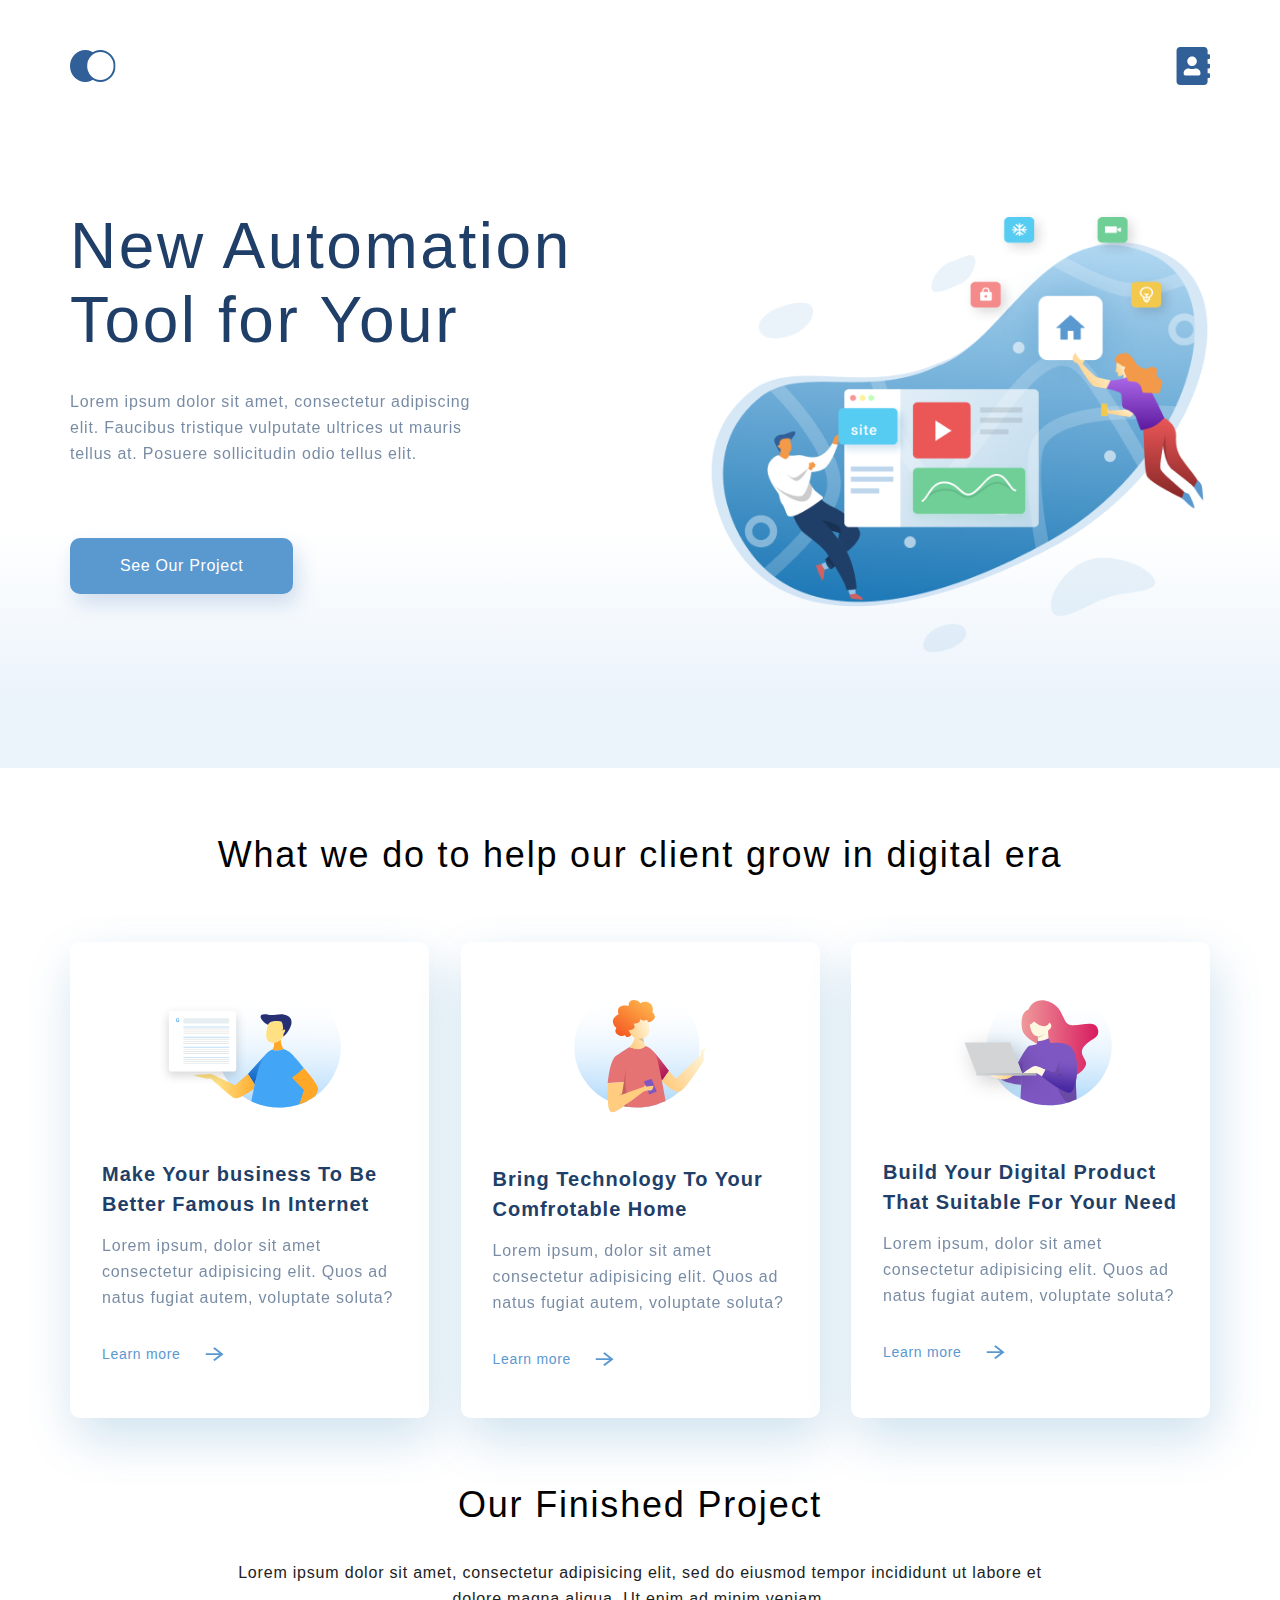
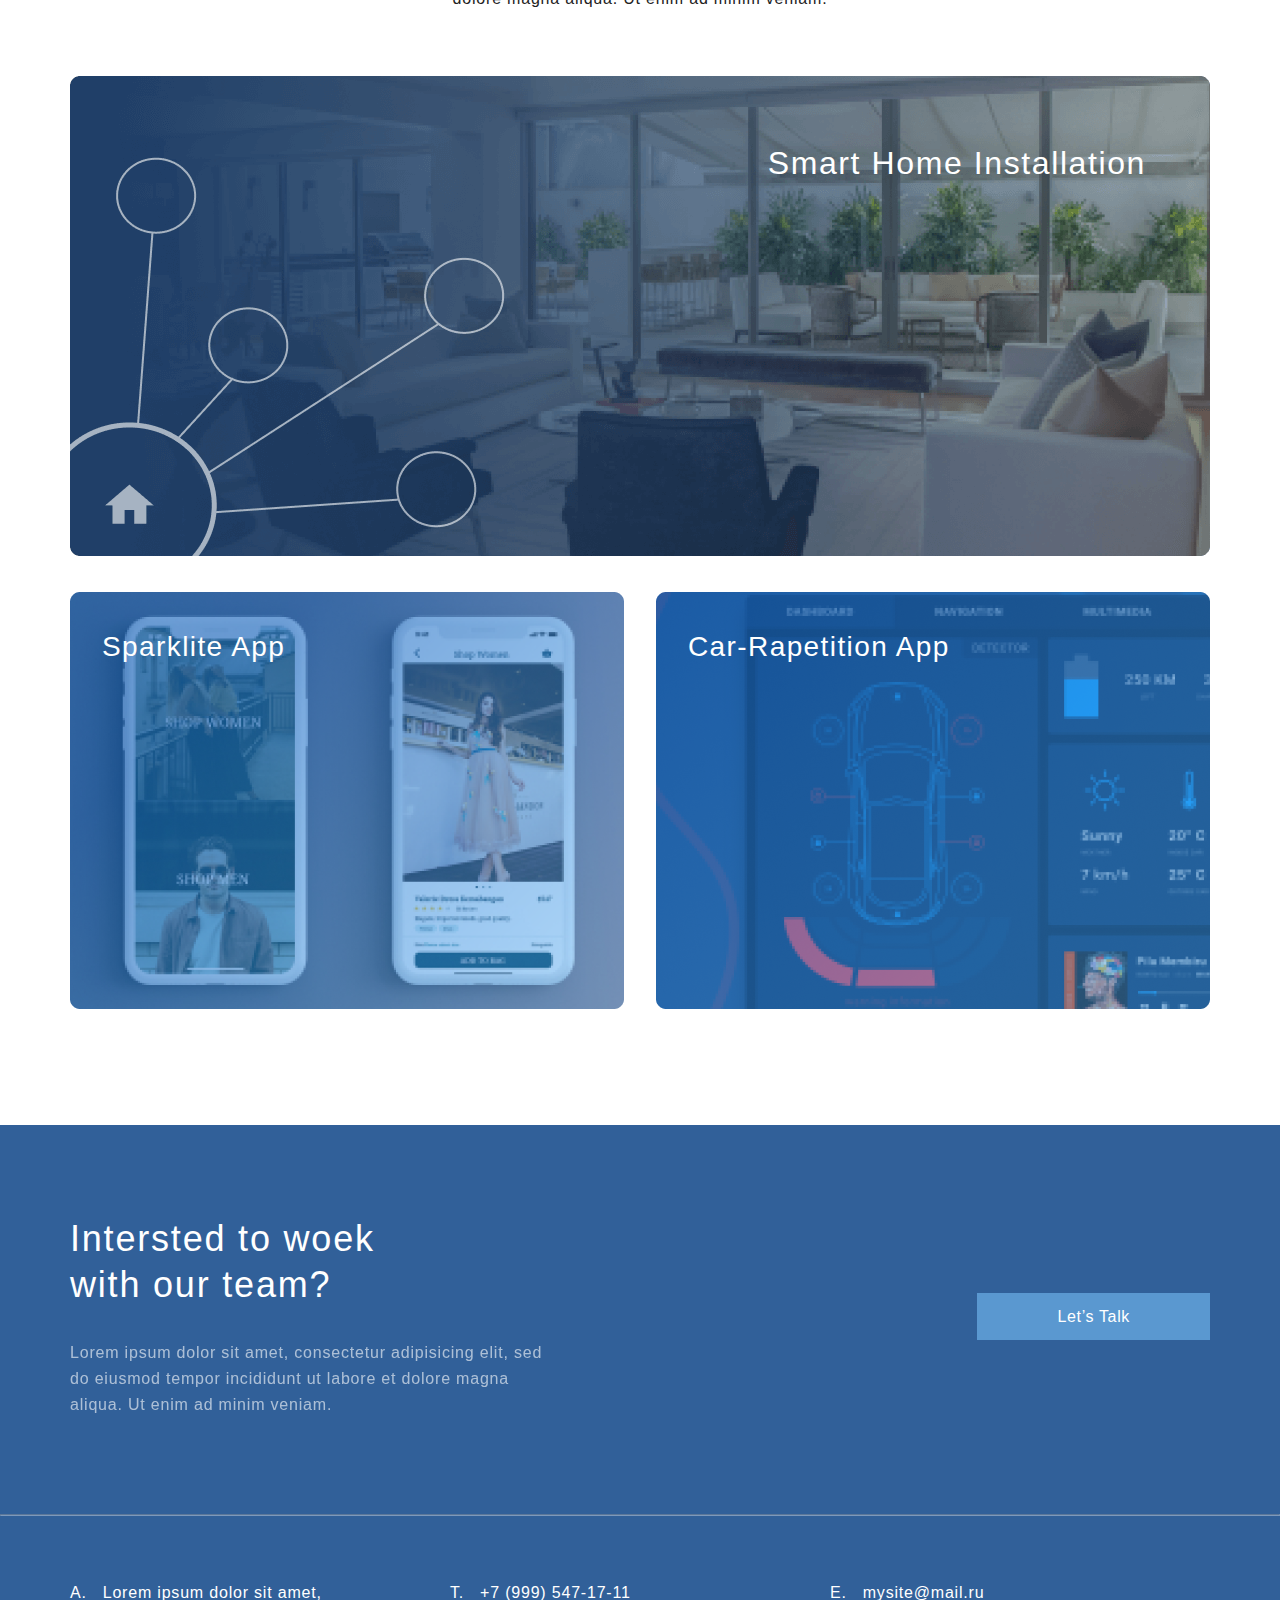
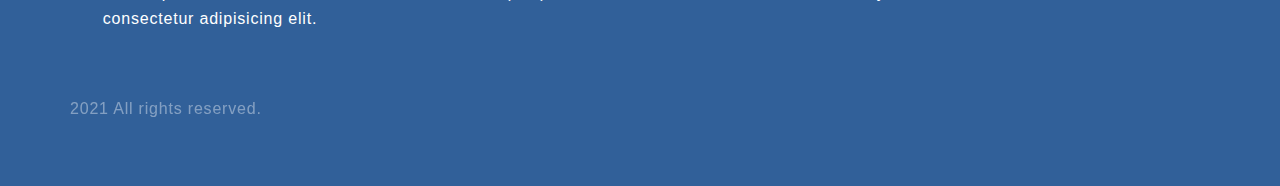
<file: index.html>
<!DOCTYPE html>
<html lang="en">

<head>
    <meta charset="UTF-8">
    <meta http-equiv="X-UA-Compatible" content="IE=edge">
    <meta name="viewport" content="width=device-width, initial-scale=1.0">
    <title>Главная страница сайта</title>
    <link rel="stylesheet" href="style.css">
</head>

<body>
    <div class="header">
        <div class="header__main container">
            <div class="header__menu">
                <a href="index.html"><img src="images/logo.svg" alt="Logo"></a>
                <a href="contacts.html"><img src="images/Vector.svg" alt="contacts"></a>
            </div>
            <div class="header__information">
                <h1 class="text-one">New Automation Tool for Your</h1>
                <p class="text">Lorem ipsum dolor sit amet, consectetur adipiscing elit. Faucibus tristique vulputate
                    ultrices ut mauris tellus at. Posuere sollicitudin odio tellus elit.</p>
                <a href="#" class="header__information__button">See Our Project</a>
            </div>
        </div>
    </div>
    <div class="main container">
        <h3 class="text-three">What we do to help our client grow in digital era</h3>
        <div class="main__cards">
            <div class="card">
                <img src="images/1.svg" alt="card 1" class="card__img">
                <h4 class="text-four card__text-four">Make Your business To Be Better Famous In Internet</h4>
                <p class="text">Lorem ipsum, dolor sit amet consectetur adipisicing elit. Quos ad natus fugiat autem,
                    voluptate
                    soluta?</p>
                <div class="card__link__all">
                    <a href="#" class="card__link">Learn more</a>
                    <a href="#"><img src="images/Vector—копия.svg" alt="more"></a>
                </div>
            </div>
            <div class="card">
                <img src="images/Group15.svg" alt="card 1" class="card__img">
                <h4 class="text-four card__text-four">Bring Technology To Your Comfrotable Home</h4>
                <p class="text">Lorem ipsum, dolor sit amet consectetur adipisicing elit. Quos ad natus fugiat autem,
                    voluptate
                    soluta?</p>
                <div class="card__link__all">
                    <a href="#" class="card__link">Learn more</a>
                    <a href="#"><img src="images/Vector—копия.svg" alt="more"></a>
                </div>
            </div>
            <div class="card">
                <img src="images/220.svg" alt="card 1" class="card__img">
                <h4 class="text-four card__text-four">Build Your Digital Product That Suitable For Your Need</h4>
                <p class="text">Lorem ipsum, dolor sit amet consectetur adipisicing elit. Quos ad natus fugiat autem,
                    voluptate
                    soluta?</p>
                <div class="card__link__all">
                    <a href="#" class="card__link">Learn more</a>
                    <a href="#"><img src="images/Vector—копия.svg" alt="more"></a>
                </div>
            </div>
        </div>
    </div>
    <div class="information container">
        <h3 class="text-three">Our Finished Project</h3>
        <p class="text text__information">Lorem ipsum dolor sit amet, consectetur adipisicing elit, sed do eiusmod
            tempor
            incididunt ut labore et dolore magna aliqua. Ut enim ad minim veniam.</p>
        <div class="information__item">
            <img src="images/MaskGroup.png" alt="photo" class='information__img'>
            <p class="information__text">Smart Home Installation</p>
        </div>
        <div class="information__parent">
            <div class="information__item information__item__margin">
                <img src="images/MaskGroup-2.png" alt="photo" class='information__img'>
                <p class="information__text__parent">Sparklite App </p>
            </div>
            <div class="information__item">
                <img src="images/MaskGroup-3.png" alt="photo" class='information__img'>
                <p class="information__text__parent">Car-Rapetition App</p>
            </div>
        </div>
    </div>
    <div class="footer">
        <div class="footer__information container">
            <div class="footer__description">
                <h3 class="text-three text__three__footer">Intersted to woek with our team?</h3>
                <p class="text text__footer">Lorem ipsum dolor sit amet, consectetur adipisicing elit, sed do
                    eiusmod tempor
                    incididunt ut labore et dolore magna aliqua. Ut enim ad minim veniam.</p>
            </div>
            <div class="footer__button">
                <a href="#" class="footer__button__link">Let’s Talk</a>
            </div>
        </div>
        <hr class="footer_line">
        <div class="footer__contacts container">
            <ul class='footer__contacts__info'>
                <li class="footer__list">Lorem ipsum dolor sit amet, consectetur adipisicing elit.</li>
                <li class="footer__list"><a href="tel:+79995471711" class="footer__list__link">+7 (999) 547-17-11</a>
                </li>
                <li class="footer__list"><a href="mailto:mysite@mail.ru" class="footer__list__link">mysite@mail.ru</a>
                </li>
            </ul>
            <div class="footer__copyright">
                <p class="text text__copyright">2021 All rights reserved.</p>
            </div>
        </div>
    </div>

</body>

</html>
</file>
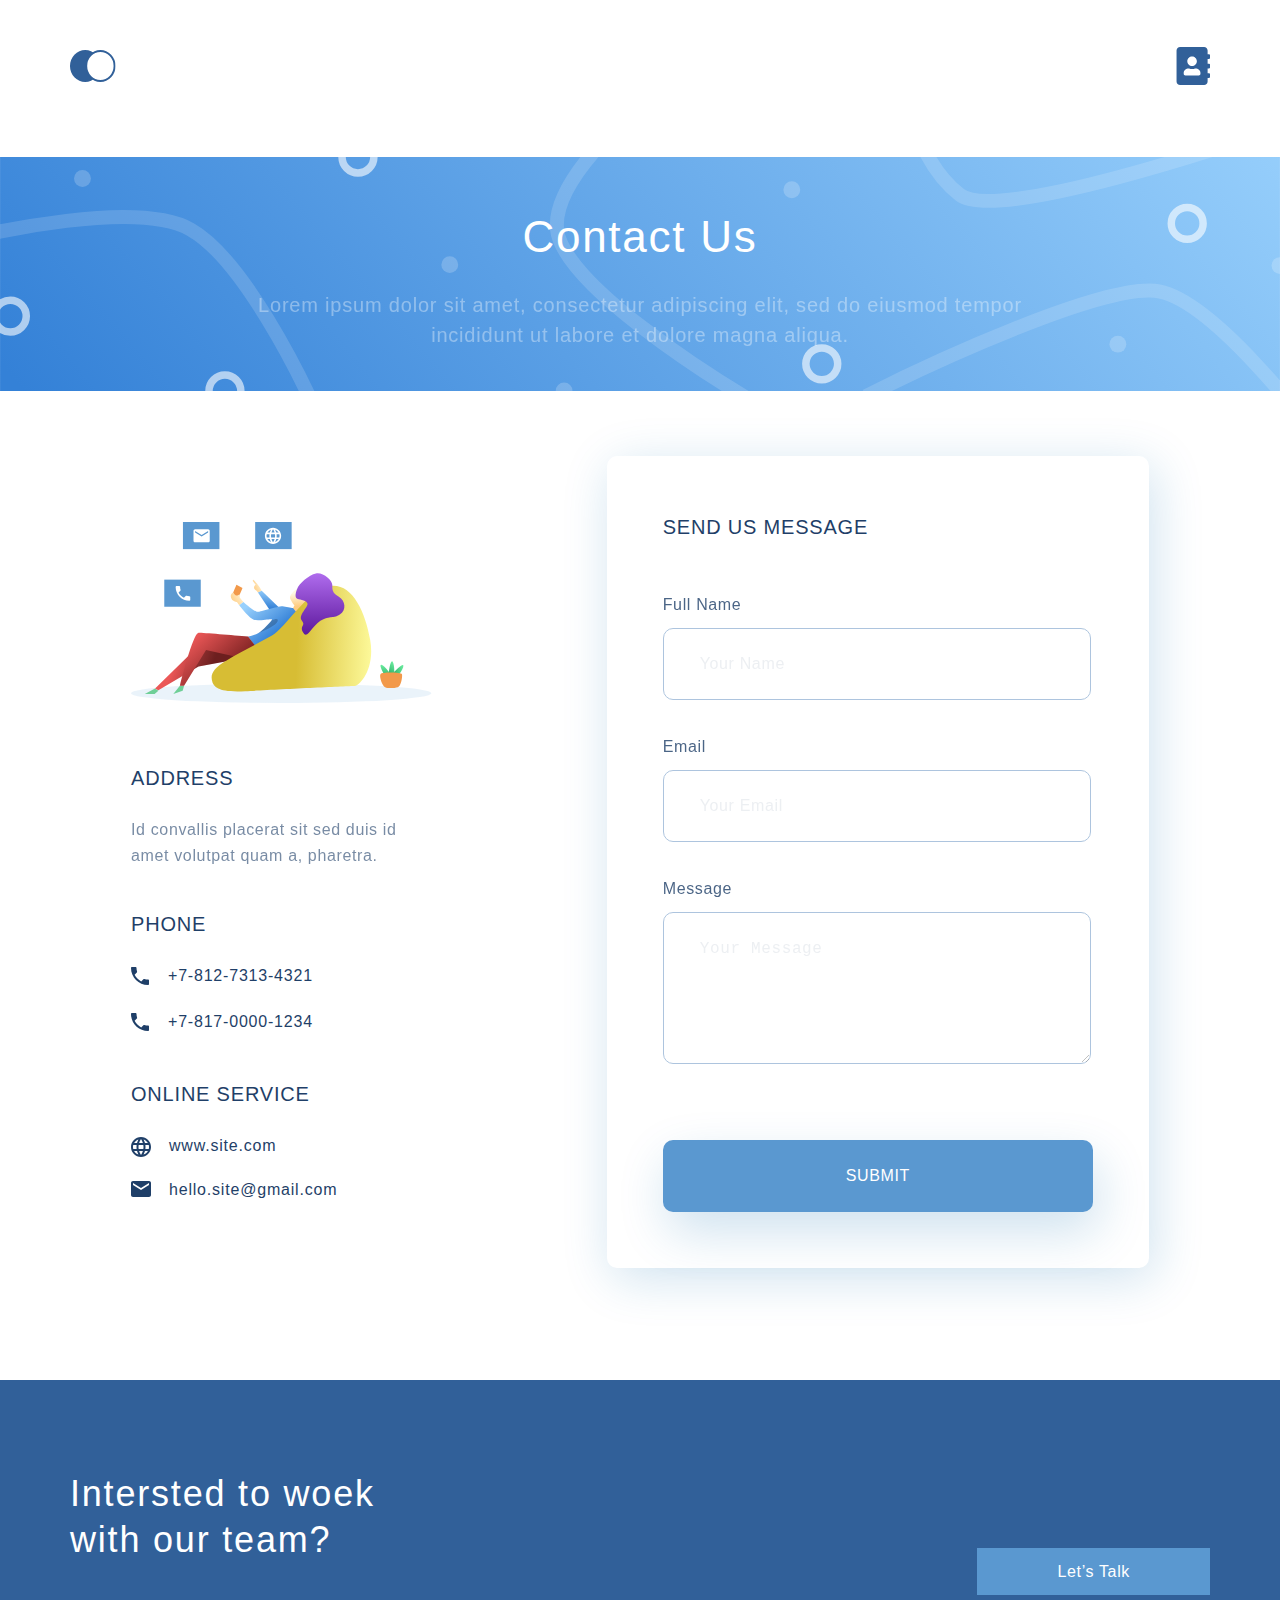
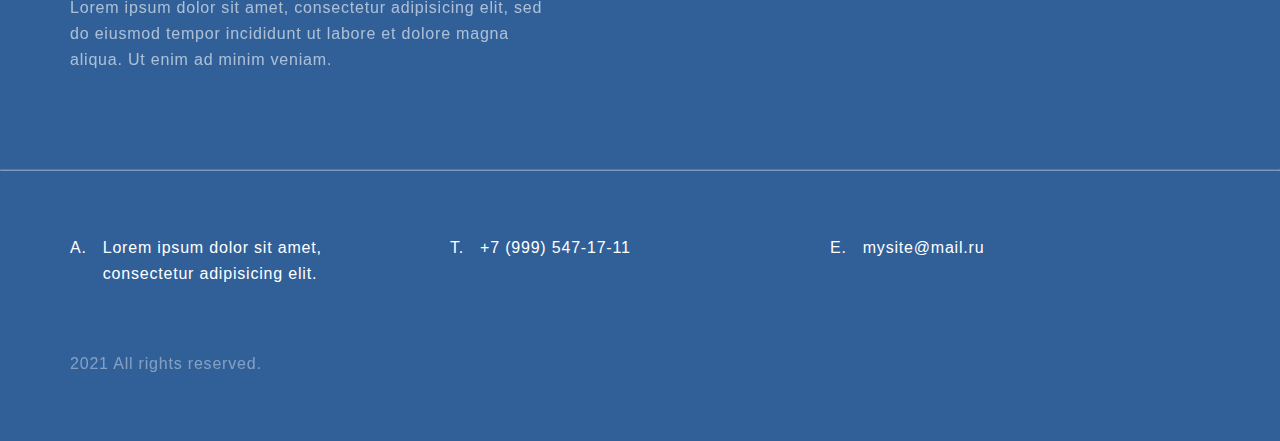
<file: contacts.html>
<!DOCTYPE html>
<html lang="en">

<head>
    <meta charset="UTF-8">
    <meta http-equiv="X-UA-Compatible" content="IE=edge">
    <meta name="viewport" content="width=device-width, initial-scale=1.0">
    <title>Контакты</title>
    <link rel="stylesheet" href="style.css">
</head>

<body>
    <div class="header__contacts">
        <div class="header__contacts__main container">
            <div class="header__menu">
                <a href="index.html"><img src="images/logo.svg" alt="Logo"></a>
                <a href="contacts.html"><img src="images/Vector.svg" alt="contacts"></a>
            </div>
        </div>
        <div class="header__information__contacts">
            <div class="header__information__contacts__center">
                <h2 class='text-two header__information__contacts_text_two'>Contact Us</h2>
                <p class="text header__information__contacts_text">Lorem ipsum dolor sit amet, consectetur adipiscing
                    elit,
                    sed do eiusmod tempor
                    incididunt ut labore et dolore magna aliqua. </p>
            </div>
        </div>
    </div>
    <div class="container">
        <div class="main__contacts__margin">
            <div class="main__contacts">
                <div class="main__contacts__information">
                    <div class="main__contacts__img">
                        <img src="images/photocontacts.svg" alt="photo">
                        <h4 class="contacts__text-four main__contacts__img__text-four">ADDRESS</h4>
                        <p class="text main__contacts__img__text">Id convallis placerat sit sed duis id amet volutpat
                            quam a, pharetra.</p>
                    </div>
                    <div class="main__contacts__phone">
                        <h4 class="contacts__text-four">PHONE</h4>
                        <ul class="main__contacts__list">
                            <li class="main__contacts__list__type"><a href="tel:+781273134321"
                                    class="main__contacts__list__link">+7-812-7313-4321</a></li>
                            <li class=" main__contacts__list__type"><a href="tel:+781700001234"
                                    class="main__contacts__list__link">+7-817-0000-1234</a>
                            </li>
                        </ul>
                    </div>
                    <div class=" main__contacts__site">
                        <h4 class="contacts__text-four">ONLINE SERVICE</h4>
                        <ul class="main__contacts__list">
                            <li class="main__contacts__list__type__site"><a href=" example.com"
                                    class="main__contacts__list__link">www.site.com</a></li>
                            <li class="main__contacts__list__type__site"><a href="mailto:mail@example.com"
                                    class="main__contacts__list__link">hello.site@gmail.com</a></li>
                        </ul>
                    </div>
                </div>
                <div class=" main__contacts__form">
                    <div class="main__contacts__form__all">
                        <h4 class="text-four main__contacts__form__text-four">SEND US
                            MESSAGE</h4>
                        <form action="URL">
                            <div class="form__area">
                                <p class="form__text">Full Name</p>
                                <input type="text" class="form__input__area" placeholder="Your Name" required>
                            </div>
                            <div class="form__area">
                                <p class="form__text">Email</p>
                                <input type="email" class="form__input__area" placeholder="Your Email" required>
                            </div>
                            <div class="form__area">
                                <p class="form__text">Message</p>
                                <textarea cols="30" rows="10" placeholder="Your Message"
                                    class="form__input__area__textarea"></textarea>
                            </div>
                            <button type="submit" class="button__form ">SUBMIT</button>
                        </form>
                    </div>
                </div>
            </div>
        </div>
    </div>
    <div class="main__map">
        <div class="container">
            <div class="main__contacts__margin">
                <script type="text/javascript" charset="utf-8" async
                    src="https://api-maps.yandex.ru/services/constructor/1.0/js/?um=constructor%3Ab0306e8cf545266398fa86357c4cc5d97930a93dc7a1675164ac91581bcf8b11&amp;width=100%25&amp;height=480&amp;lang=ru_RU&amp;scroll=true"></script>
            </div>
        </div>
    </div>
    <div class="footer">
        <div class="footer__information container">
            <div class="footer__description">
                <h3 class="text-three text__three__footer">Intersted to woek with our team?</h3>
                <p class="text text__footer">Lorem ipsum dolor sit amet, consectetur adipisicing elit, sed do
                    eiusmod tempor
                    incididunt ut labore et dolore magna aliqua. Ut enim ad minim veniam.</p>
            </div>
            <div class="footer__button">
                <a href="#" class="footer__button__link">Let’s Talk</a>
            </div>
        </div>
        <hr class="footer_line">
        <div class="footer__contacts container">
            <ul class='footer__contacts__info'>
                <li class="footer__list">Lorem ipsum dolor sit amet, consectetur adipisicing elit.</li>
                <li class="footer__list"><a href="tel:+79995471711" class="footer__list__link">+7 (999)
                        547-17-11</a>
                </li>
                <li class="footer__list"><a href="mailto:mysite@mail.ru" class="footer__list__link">mysite@mail.ru</a>
                </li>
            </ul>
            <div class="footer__copyright">
                <p class="text text__copyright">2021 All rights reserved.</p>
            </div>
        </div>
    </div>
</body>

</html>
</file>
<file: style.css>
* {
    margin: 0; 
    padding: 0;
    }

body {
    font-family: sans-serif;
}

.container { 
    max-width: 1140px; 
    margin: 0 auto; 
}
    
.header {
    min-height: 768px;
    background: linear-gradient(0deg, #EBF3FB 8.84%, rgba(152, 195, 232, 0) 31.12%);
}

.header__main {
    height: 768px;
    display: flex;
    flex-direction: column;
}

.header__menu {
    display: flex;
    flex-direction: row;
    justify-content: space-between;
    align-items: center;
    padding-top: 42px;
}

.header__information {
    padding-top: 115px;
    flex-grow: 1;
    background: url(images/illustration.png) no-repeat right center;
    background-size: 44%;
}

.text {
    font-size: 16px; 
    line-height: 26px;
    color: #1F3F68;
    letter-spacing: 0.05em;
    opacity: 0.6;
}

.text-one {
    font-size: 64px; 
    font-weight: 300;
    line-height: 74px;
    letter-spacing: 0.04em;
    color: #1F3F68;
    width: 510px;
    margin-bottom: 32px;
}

.header__information > .text {
    width: 425px;
}

.header__information__button {
    font-size: 16px;
    line-height: 26px;
    text-align: center;
    letter-spacing: 0.04em;
    color: #FFFFFF;
    background: #5A98D0;
    box-shadow: 5px 10px 20px rgba(53, 110, 173, 0.2);
    border-radius: 10px;
    padding: 15px 50px;
    display: inline-block;
    margin-top: 71px;
    text-decoration: none;
}

.header__information__button:hover {
    color: #5A98D0;
    background: #FFFFFF;
    border: 1px solid #5A98D0;
}

.text-two {
    font-weight: 500; 
    font-size: 44px;
    text-align: center;
}

.text-three {
    font-size: 36px; 
    text-align: center;
    font-weight: 300;
    line-height: 46px;
    letter-spacing: 0.05em;
}

.main {
    padding-top: 64px;
}

.main__cards {
    display: flex;
    flex-direction: row;
    justify-content: space-between;
    padding-top: 64px;
    padding-bottom: 64px;
}

.card {
    width: 359px;
    padding: 44px 32px;
    box-sizing: border-box;
    background: #FFFFFF;
    box-shadow: 5px 20px 50px rgba(16, 112, 177, 0.2);
    border-radius: 10px;
    display: flex;
    flex-direction: column;
}

.card__img {
    align-self: center;
    margin-bottom: 51px;
}

.text-four {
    font-size: 20px;
    line-height: 30px;
    color: #1F3F68;
    letter-spacing: 0.05em;
}

.card__text-four {
    margin-bottom: 14px;
}

.card__link__all {
    padding-top: 28px;
    display: flex;
    flex-direction: row;
    align-items: center;

}

.card__link {
    font-size: 14px;
    line-height: 30px;
    letter-spacing: 0.05em;
    color: #5A98D0;
    text-decoration: none;
    padding-right: 24px;
}

.card__link:hover {
    opacity: 0.5;
}

.card__link__all > a > img {
    vertical-align: middle;
}

.information {
    margin-bottom: 112px;
}

.text__information {
    width: 75%;
    margin: 32px auto 64px;
    color: #222222;
    opacity: 1;
    text-align: center;
}

.information__item {
    position: relative;
    flex-grow: 1;
}

.information__item__margin {
    margin-right: 32px;
}

.information__img {
    width: 100%;
}

.information__text {
    font-size: 32px;
    line-height: 46px;
    text-align: right;
    letter-spacing: 0.05em;
    color: #FFFFFF;
    position: absolute;
    top: 64px;
    right: 64px;
}

.information__text__parent {
    font-size: 28px;
    line-height: 46px;
    letter-spacing: 0.05em;
    color: #FFFFFF;
    position: absolute;
    top: 32px;
    left: 32px;
}

.information__parent {
    display: flex;
    justify-content: space-between;
    margin-top: 32px;
}

.textform {
    border: 1px solid #356EAD; 
    box-sizing: border-box; 
    border-radius: 10px; 
    opacity: 0.4;
}

.buttonform {
    background: #5A98D0; 
    box-shadow: 5px 20px 50px rgba(16, 112, 177, 0.2); 
    border-radius: 10px; 
    font-weight: 500; 
    font-size: 16px;
    line-height: 26px; 
    text-align: center; 
    color: #FFFFFF; 
    text-transform: uppercase;
}

.footer {
    padding-top: 91px;
    background: #316099;
    padding-bottom: 64px;
}

.footer__information {
    display: flex;
    flex-direction: row;
    justify-content: space-between;
    align-items: center;
    padding-bottom: 96px;
}

.footer__description {
    width: 495px;
}

.text__three__footer {
    width: 340px;
    text-align: left;
    color: #FFFFFF;
    padding-bottom: 32px;
}

.text__footer {
    color: #FFFFFF;
}

.footer__button__link {
    font-size: 16px;
    line-height: 26px;
    text-align: center;
    letter-spacing: 0.04em;
    color: #FFFFFF;
    background: #5A98D0;
    padding: 15px 80px;
    box-sizing: border-box;
    text-decoration: none;
}

.footer__button__link:hover {
    color: #5A98D0;
    background: #FFFFFF;
    border: 1px solid #5A98D0;
}

.footer_line {
    opacity: 0.4;
}

.footer__contacts__info {
    display: flex;
    justify-content: space-between;
    margin-top: 64px;
}

.footer__list {
    color: #FFFFFF;
    letter-spacing: 0.05em;
    font-size: 16px;
    line-height: 26px; 
    list-style-type: none;
    flex-grow: 1;
    flex-basis: 33.3333%;
    display: flex;
    margin-right: 32px;
}

.footer__list:first-child::before {
    content: 'A. ';
    display: block;
    margin-right: 16px;
}

.footer__list:nth-child(2)::before {
    content: 'T. ';
    display: block;
    margin-right: 16px;
}

.footer__list:last-child::before {
    content: 'E. ';
    display: block;
    margin-right: 16px;
}

.footer__list__link {
    text-decoration: none;
    color: #FFFFFF;
}

.footer__list__link:hover {
    opacity: 0.5;
}

.footer__copyright {
    padding-top: 64px;
}

.text__copyright {
    color: #FFFFFF;
    opacity: 0.4;
}

.header__information__contacts {
    margin-top: 55px;
    width: 100%;
    background: url(images/foncontacts.svg) no-repeat center center;
    background-size: 100%;
}

.header__information__contacts__center {
    display: flex;
    flex-direction: column;
    align-items: center;
    padding-top: 51px;
}

.header__information__contacts_text_two {
    line-height: 74px;
    letter-spacing: 0.04em;
    color: #FFFFFF;
    padding-bottom: 16px;
}

.header__information__contacts_text {
    width: 780px;
    font-size: 20px;
    line-height: 30px;
    text-align: center;
    letter-spacing: 0.04em;
    color: rgba(255, 255, 255, 0.6);
    padding-bottom: 49px;
}

.main__map {
    margin-top: 96px;
    margin-bottom: 112px;
}

.main__contacts__margin {
    margin-left: 61px;
    margin-right: 61px;
}

.main__contacts {
    margin-top: 57px;
    display: flex;
    flex-direction: row;
    justify-content: space-between;
    align-items: center;
}

.main__contacts__img__text-four {
    margin-top: 56px;
}

.contacts__text-four {
    font-weight: 500;
    font-size: 20px;
    line-height: 30px;
    letter-spacing: 0.04em;
    color: #1F3F68;
}

.main__contacts__img__text {       
    font-weight: 300;
    letter-spacing: 0.04em;
    margin-top: 24px;
    width: 299px;
}

.main__contacts__phone, .main__contacts__site {
    padding-top: 40px;
}

.main__contacts__list {
    margin-top: 24px;
}

.main__contacts__list__type {
    font-weight: 300;
    font-size: 16px;
    line-height: 26px;
    letter-spacing: 0.04em;
    color: #1F3F68;
    list-style-type: none;
    display: flex;
}


.main__contacts__list__link:hover {
    opacity: 0.5;
}

.main__contacts__list__type:last-child, .main__contacts__list__type__site:last-child {
    margin-top: 16px;
}

.main__contacts__list__type::before {
    content: url(images/call.svg);
    display: block;
    margin-right: 19px;
    margin-top: 4px;
}

.main__contacts__list__type__site {
    list-style-type: none;
    display: flex;
}

.main__contacts__list > li > a {
    font-size: 16px;
    line-height: 26px;
    letter-spacing: 0.05em;
    color: #1F3F68;
    text-decoration: none;
}

.main__contacts__list__type__site:first-child::before {
    content: url(images/site.svg);
    display: block;
    margin-right: 18px;
    margin-top: 4px;
}

.main__contacts__list__type__site:last-child::before {
    content: url(images/mail.svg);
    display: block;
    margin-right: 18px;
    margin-top: 4px;
}

.main__contacts__form {
    background: #FFFFFF;
    box-shadow: 5px 10px 50px rgba(16, 112, 177, 0.2);
    border-radius: 10px;
}

.main__contacts__form__all {
    padding: 56px 56px;
}

.main__contacts__form__text-four {
    font-weight: 500;
    letter-spacing: 0.04em;
    padding-bottom: 48px;
}

.form__area {
    padding-bottom: 32px;
}

.form__text {
    font-size: 16px;
    line-height: 30px;
    letter-spacing: 0.04em;
    color: #1F3F68;
    opacity: 0.8;
    padding-bottom: 8px;
}

.form__input__area {
    width: 428px;
    height: 72px;
    opacity: 0.4;
    border: 1px solid #356EAD;
    box-sizing: border-box;
    border-radius: 10px;
}

.form__input__area__textarea {
    width: 428px;
    opacity: 0.4;
    border: 1px solid #356EAD;
    box-sizing: border-box;
    border-radius: 10px;
}

.form__area input::placeholder, textarea::placeholder {
    font-weight: 300;
    font-size: 16px;
    line-height: 30px;
    letter-spacing: 0.04em;
    color: #1F3F68;
    opacity: 0.2;
    padding-top: 21px;
    padding-left: 36px;
}

.button__form {
    margin-top: 40px;
    padding: 23px 183px;
    font-weight: 500;
    font-size: 16px;
    line-height: 26px;
    text-align: center;
    letter-spacing: 0.04em;
    color: #FFFFFF;
    background: #5A98D0;
    box-shadow: 5px 20px 50px rgba(16, 112, 177, 0.2);
    border-radius: 10px;
    border: none;
}

.button__form:hover {
    padding: 22px 182px;
    color: #5A98D0;
    background: #FFFFFF;
    border: 1px solid #5A98D0;
}

@media (max-width: 1024px) {
    .container {
        padding-left: 32px;
        padding-right: 32px;
    }

    .header__information {
        background-position: right 280px;
    }

    .main__cards {
        flex-direction: column;
        align-items: center;
    }

    .card {
        margin-bottom: 32px;
    }

    .information {
        margin-bottom: 109px;
    }

    .information__text__parent {
        top: 20px;
        left: 20px;
    }

    .footer {
        padding-top: 47px;
    }

    .footer__information {
        padding-left: 92px;
        padding-right: 92px;
        padding-bottom: 64px;
    }

    .footer__description {
        width: 60%;
    }

    .footer__button {
        padding-top: 50px;
        padding-right: 50px;
    }

    .footer__button__link {
        padding: 7px 30px;
    }

    .footer__contacts {
        padding-left: 92px;
        padding-right: 92px;
    }

    .footer__contacts__info {
        flex-direction: column;
    }

    .footer__list {
        margin-bottom: 25px;
    }

    .footer__list:last-child {
        margin-bottom: 0;
    }

    .footer__list:first-child::before {
        content: 'A. ';
        display: block;
        margin-right: 37px;
    }
    
    .footer__list:nth-child(2)::before {
        content: 'T. ';
        display: block;
        margin-right: 37px;
    }
    
    .footer__list:last-child::before {
        content: 'E. ';
        display: block;
        margin-right: 37px;
    }

    .header__information__contacts {
        background-size: auto;
    }

    .header__information__contacts_text {
        width: 65%;
    }

    .main__contacts {
        flex-direction: column;
    }

    .main__contacts__margin {
        margin-left: 96px;
        margin-right: 96px;
    }

    .main__contacts__form {
        margin-top: 64px;
    }

    .form__input__area, .form__input__area__textarea {
        width: 412px;
    }

    .button__form { 
        padding: 23px 174px;
    }

    .main__map {
        margin-top: 64px;
        margin-bottom: 64px;
    }

    .main__map > .container {
        padding: 0;
    }

    .main__map > .container > .main__contacts__margin {
        margin: 0;
    }
}

@media (max-width: 667px) {
    .header {
        min-height: 376px;
        padding-bottom: 41px;
        box-sizing: border-box;
    }

    .header__main {
        height: 100%;
    }
    .header__information {
        padding-top: 36px;
        display: flex;
        flex-direction: column;
        align-items: center;
        background: none;
    }
    .text-one {
        width: 100%;
        font-size: 32px;
        line-height: 37px;
        margin-bottom: 12px;
        text-align: center;
    }
    .header__information > .text {
        width: 100%;
        text-align: center;
    }
    .header__menu {
        padding-top: 24px;
    }
    .header__information__button {
        font-size: 12px;
        line-height: 26px;
        padding: 0 8px;
    }

    .main {
        padding-top: 48px;
    }

    .main__cards {
        padding-top: 32px;
    }
    
    .card {
        width: 100%;
    }

    .card__link {
        padding-right: 14px;
    }

    .text-four {
        font-size: 20px;
        line-height: 30px;
    }

    .text__information {
        width: 100%;
    }

    .information__text {
        font-size: 16px;
        line-height: 19px;
        top: 16px;
        right: 16px;
    }

    .information__text__parent {
        font-size: 16px;
        line-height: 19px;
        top: 16px;
        left: 16px;
    }

    .information__parent {
        flex-direction: column;
        margin-top: 16px;
    }

    .information__item__margin {
        margin-right: 0;
        margin-bottom: 16px;
    }

    .information {
        margin-bottom: 64px;
    }

    .footer {
        padding-top: 18px;
        padding-bottom: 32px;
    }

    .footer__information {
        padding-left: 16px;
        padding-right: 16px;
        padding-bottom: 41px;
        flex-direction: column;
    }

    .footer__description {
        width: 100%;
    }

    .text__three__footer {
        font-size: 24px;
        line-height: 28px;
        text-align: center;
        width: 288px;
        margin: 0 auto;
    }

    .text__footer {
        text-align: center;
        width: 288px;
        margin: 0 auto;
    }

    .footer__button {
        padding-top: 40px;
        padding-right: 0;
    }

    .footer__contacts {
        padding-left: 16px;
        padding-right: 16px;
    }

    .footer__contacts__info {
        margin-top: 32px;
    }

    .footer__list {
        margin-right: 0;
        margin-bottom: 18px;
    }

    .footer__list:first-child::before {
        margin-right: 23px;
    }
    
    .footer__list:nth-child(2)::before {
        margin-right: 23px;
    }
    
    .footer__list:last-child::before {
        margin-right: 23px;
    }

    .footer__copyright {
        padding-top: 37px;
    }

    .text__copyright {
        text-align: center;
    }

    .container {
        padding-left: 16px;
        padding-right: 16px;
    }

    .header__information__contacts_text_two {
        font-size: 24px;
        line-height: 28px;
        padding-bottom: 32px;
    }

    .header__information__contacts_text {
        font-size: 16px;
        width: 90%;
    }

    .header__information__contacts {
        margin-top: 10px;
    }

    .main__contacts {
        margin-top: 37px;
    }

    .main__map {
        margin-top: 32px;
        margin-bottom: 32px;
    }

    .main__contacts__information {
        padding-left: 10px;
    }

    .main__contacts__img > img {
        width: 90%;
    }

    .main__contacts__img__text { 
        width: 279px;
    }

    .main__contacts__img__text-four {
        margin-top: 64px;
    }

    .main__contacts__phone, .main__contacts__site {
        padding-top: 32px;
    }

    .main__contacts__list > li > a {
        font-weight: 200;
    }

    .main__contacts__margin {
        margin: 0;
    }

    .main__contacts__form {
        margin-top: 32px;
    }

    .main__contacts__form__text-four {
        font-size: 16px;
        font-weight: 500;
        letter-spacing: 0.04em;
        padding-bottom: 31px;
    }

    .main__contacts__form__all {
        padding: 36px 25px;
    }

    .form__area {
        padding-bottom: 20px;
    }

    .form__text {
        font-size: 14px;
        line-height: 30px;
        letter-spacing: 0.04em;
        color: #1F3F68;
        opacity: 0.8;
        padding-bottom: 4px;
    }

    .form__input__area, .form__input__area__textarea {
        width: 231px;
    }

    .form__input__area {
        height: 46px;
    }

    .form__input__area__textarea {
        height: 96px;
    }

    .form__area input::placeholder, textarea::placeholder {
        font-size: 14px;
        padding-top: 15px;
        padding-left: 22px;
    }

    .button__form {
        margin-top: 26px;
        padding: 15px 84px;
    }

}
</file>
